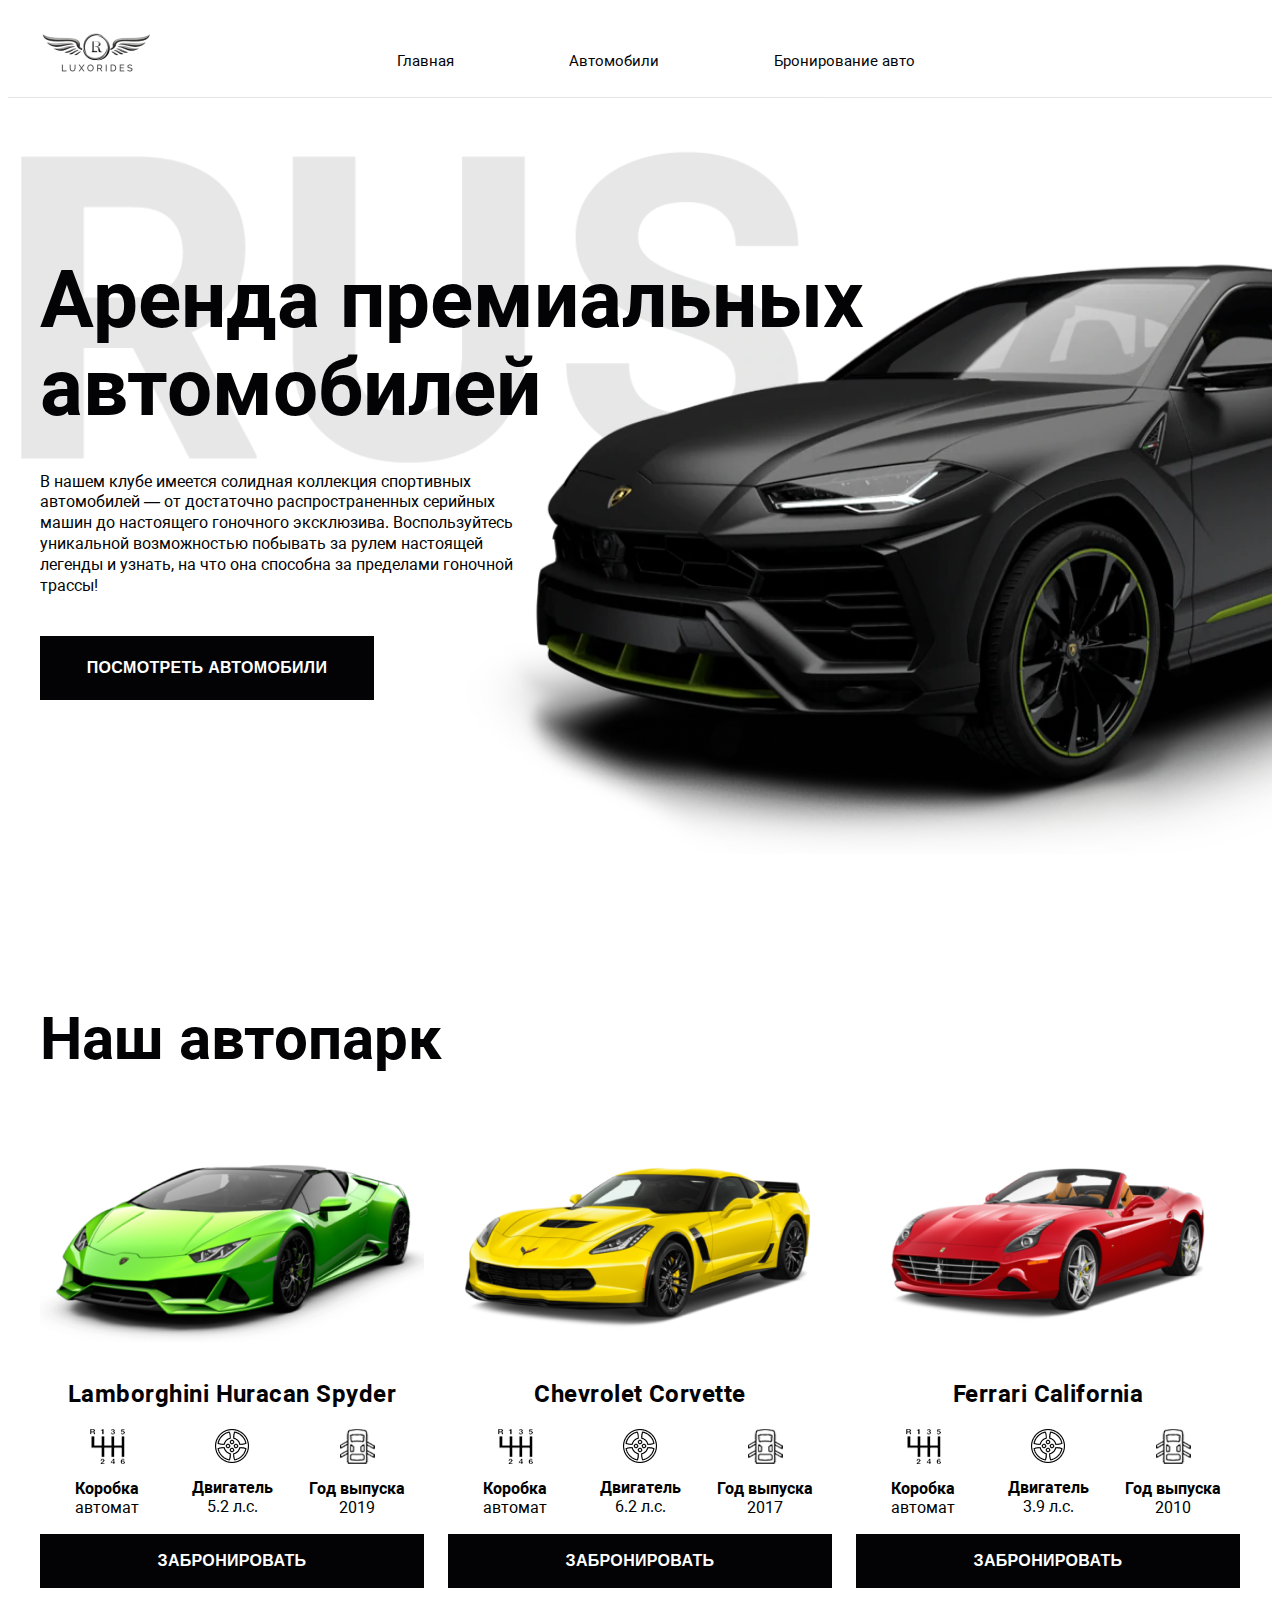
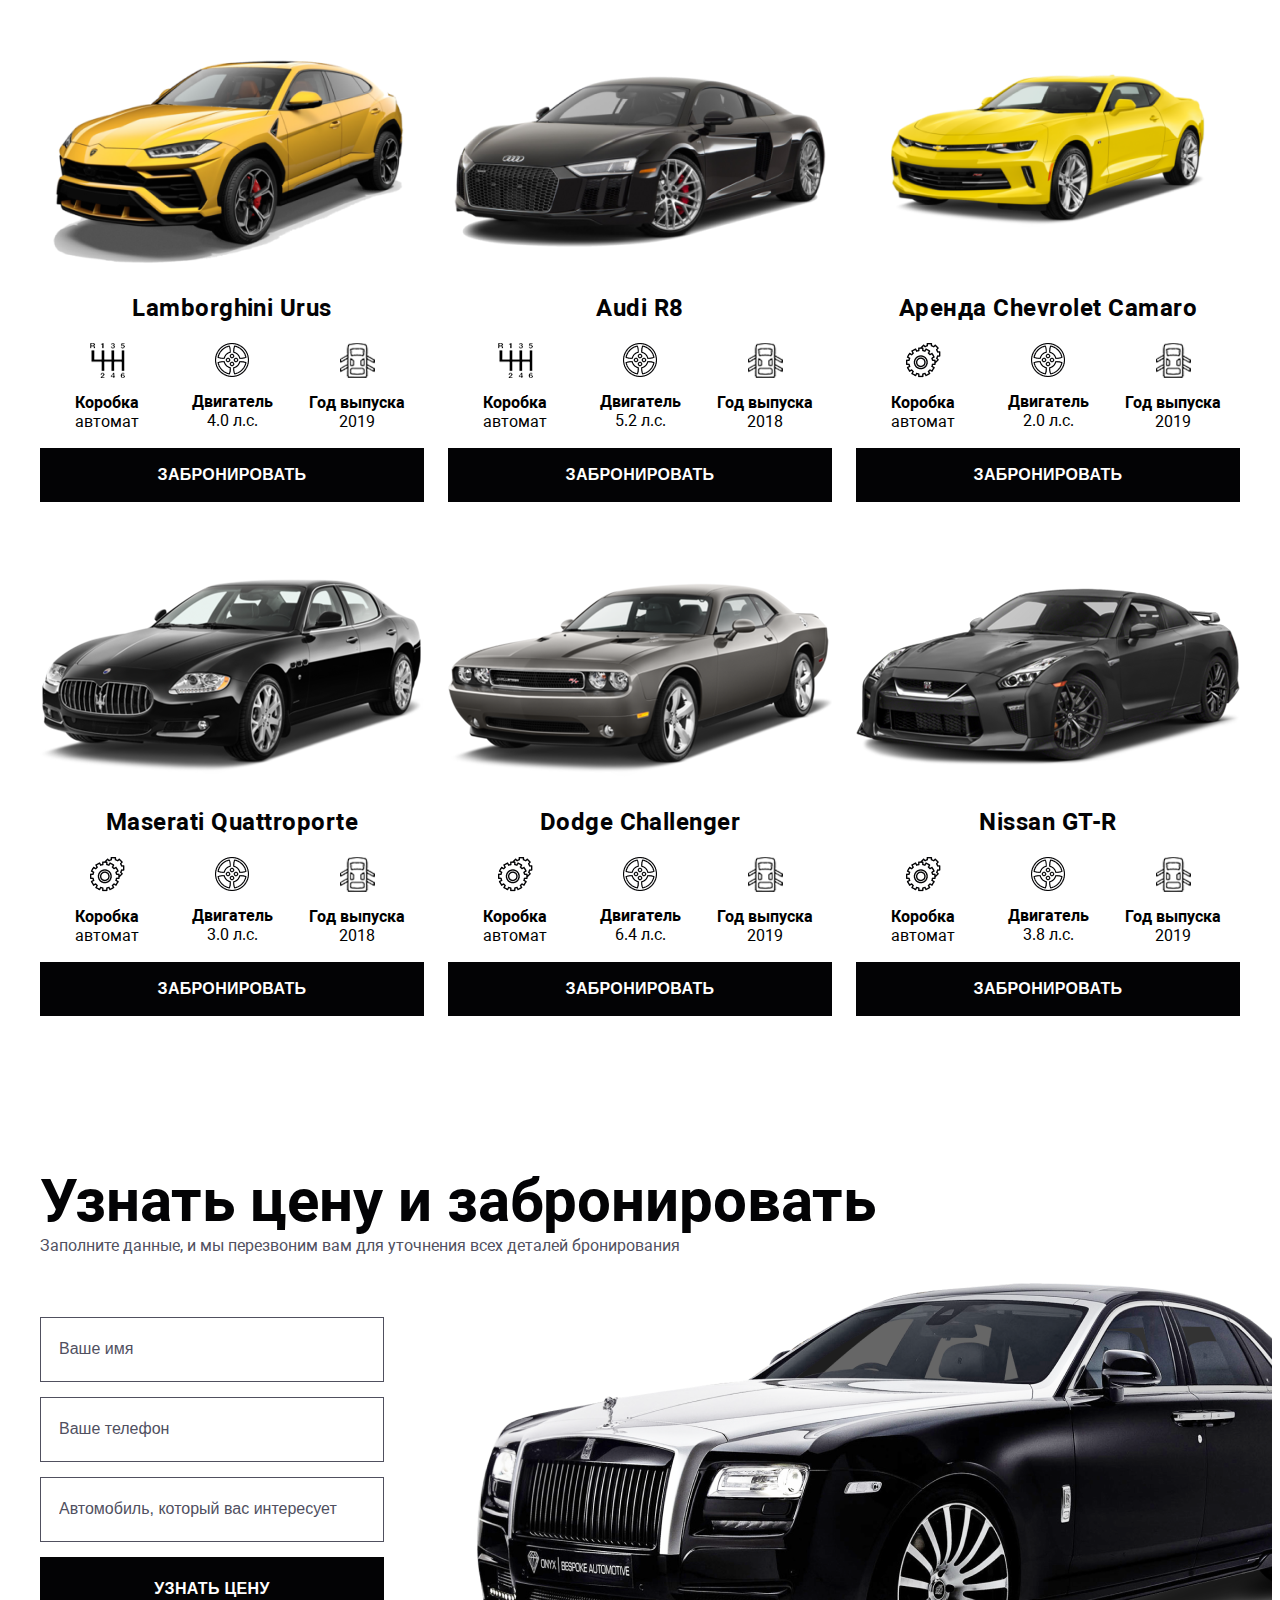
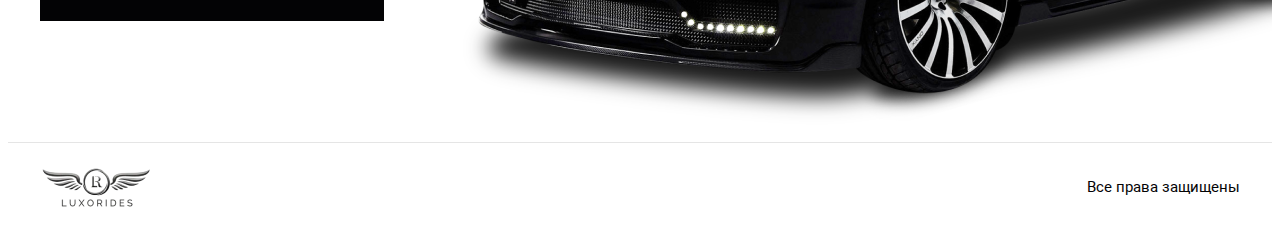
<file: index.html>
<!DOCTYPE html>
<html lang="en">
<head>
    <meta charset="UTF-8">
    <title>Аренда премиальных автомобилей</title>
    <link rel="stylesheet" href="styles/style.css">
</head>
<body>

<header class="header">
    <div class="container">
        <div class="logo">
            <img src="images/logo.png" alt="logo">
        </div>
        <nav class="menu">
            <ul>
                <li class="menu-item">
                    <a href="#">Главная</a>
                </li>
                <li class="menu-item">
                    <a href="#cars">Автомобили</a>
                </li>
                <li class="menu-item">
                    <a href="#price">Бронирование авто</a>
                </li>
            </ul>
        </nav>
    </div>
</header>

<section class="main">
    <div class="container">
        <div class="main-info">
            <h1 class="main-title">
                Аренда премиальных автомобилей</h1>
            <div class="main-text">
                В нашем клубе имеется солидная коллекция спортивных автомобилей — от достаточно распространенных
                серийных машин до настоящего гоночного эксклюзива. Воспользуйтесь уникальной возможностью побывать за
                рулем настоящей легенды и узнать, на что она способна за пределами гоночной трассы!
            </div>
            <div class="main-action">
                <button class="button" id="main-action">Посмотреть автомобили</button>
            </div>
        </div>
    </div>
</section>

<section class="car" id="cars">
    <div class="container">
        <h2 class="sub-title">Наш автопарк</h2>
        <div class="car-items">
            <div class="car-item">
                <div class="car-item-imag">
                    <img src="images/1.png" alt="image 1">
                </div>
                <div class="car-item-title">Lamborghini Huracan Spyder</div>
                <div class="car-item-info">
                    <div class="car-item-point">
                        <img src="images/transmission.png" alt="Transmission">
                        <div>Коробка</div>
                        <div>автомат</div>
                    </div>
                    <div class="car-item-point">
                        <img src="images/wheel.png" alt="Wheel">
                        <div>Двигатель</div>
                        <div>5.2 л.с.</div>
                    </div>
                    <div class="car-item-point">
                        <img src="images/year.png" alt="Year">
                        <div>Год выпуска</div>
                        <div>2019</div>
                    </div>
                </div>
                <div class="car-item-action">
                    <button class="button car-button">Забронировать</button>
                </div>
            </div>

            <div class="car-item">
                <div class="car-item-imag">
                    <img src="images/2.png" alt="image 2">
                </div>
                <div class="car-item-title">Chevrolet Corvette</div>
                <div class="car-item-info">
                    <div class="car-item-point">
                        <img src="images/transmission.png" alt="Transmission">
                        <div>Коробка</div>
                        <div>автомат</div>
                    </div>
                    <div class="car-item-point">
                        <img src="images/wheel.png" alt="Wheel">
                        <div>Двигатель</div>
                        <div>6.2 л.с.</div>
                    </div>
                    <div class="car-item-point">
                        <img src="images/year.png" alt="Year">
                        <div>Год выпуска</div>
                        <div>2017</div>
                    </div>
                </div>
                <div class="car-item-action">
                    <button class="button car-button">Забронировать</button>
                </div>
            </div>

            <div class="car-item">
                <div class="car-item-imag">
                    <img src="images/3.png" alt="image 3">
                </div>
                <div class="car-item-title">Ferrari California</div>
                <div class="car-item-info">
                    <div class="car-item-point">
                        <img src="images/transmission.png" alt="Transmission">
                        <div>Коробка</div>
                        <div>автомат</div>
                    </div>
                    <div class="car-item-point">
                        <img src="images/wheel.png" alt="Wheel">
                        <div>Двигатель</div>
                        <div>3.9 л.с.</div>
                    </div>
                    <div class="car-item-point">
                        <img src="images/year.png" alt="Year">
                        <div>Год выпуска</div>
                        <div>2010</div>
                    </div>
                </div>
                <div class="car-item-action">
                    <button class="button  car-button">Забронировать</button>
                </div>
            </div>

            <div class="car-item">
                <div class="car-item-imag">
                    <img src="images/4.png" alt="image 4">
                </div>
                <div class="car-item-title">Lamborghini Urus</div>
                <div class="car-item-info">
                    <div class="car-item-point">
                        <img src="images/transmission.png" alt="Transmission">
                        <div>Коробка</div>
                        <div>автомат</div>
                    </div>
                    <div class="car-item-point">
                        <img src="images/wheel.png" alt="Wheel">
                        <div>Двигатель</div>
                        <div>4.0 л.с.</div>
                    </div>
                    <div class="car-item-point">
                        <img src="images/year.png" alt="Year">
                        <div>Год выпуска</div>
                        <div>2019</div>
                    </div>
                </div>
                <div class="car-item-action">
                    <button class="button car-button">Забронировать</button>
                </div>
            </div>

            <div class="car-item">
                <div class="car-item-imag">
                    <img src="images/5.png" alt="image 5">
                </div>
                <div class="car-item-title">Audi R8</div>
                <div class="car-item-info">
                    <div class="car-item-point">
                        <img src="images/transmission.png" alt="Transmission">
                        <div>Коробка</div>
                        <div>автомат</div>
                    </div>
                    <div class="car-item-point">
                        <img src="images/wheel.png" alt="Wheel">
                        <div>Двигатель</div>
                        <div>5.2 л.с.</div>
                    </div>
                    <div class="car-item-point">
                        <img src="images/year.png" alt="Year">
                        <div>Год выпуска</div>
                        <div>2018</div>
                    </div>
                </div>
                <div class="car-item-action">
                    <button class="button car-button">Забронировать</button>
                </div>
            </div>

            <div class="car-item">
                <div class="car-item-imag">
                    <img src="images/6.png" alt="image 6">
                </div>
                <div class="car-item-title">Аренда Chevrolet Camaro</div>
                <div class="car-item-info">
                    <div class="car-item-point">
                        <img src="images/gear.png" alt="Gear">
                        <div>Коробка</div>
                        <div>автомат</div>
                    </div>
                    <div class="car-item-point">
                        <img src="images/wheel.png" alt="Wheel">
                        <div>Двигатель</div>
                        <div>2.0 л.с.</div>
                    </div>
                    <div class="car-item-point">
                        <img src="images/year.png" alt="Year">
                        <div>Год выпуска</div>
                        <div>2019</div>
                    </div>
                </div>
                <div class="car-item-action">
                    <button class="button car-button">Забронировать</button>
                </div>
            </div>

            <div class="car-item">
                <div class="car-item-imag">
                    <img src="images/7.png" alt="image 7">
                </div>
                <div class="car-item-title">Maserati Quattroporte</div>
                <div class="car-item-info">
                    <div class="car-item-point">
                        <img src="images/gear.png" alt="Gear">
                        <div>Коробка</div>
                        <div>автомат</div>
                    </div>
                    <div class="car-item-point">
                        <img src="images/wheel.png" alt="Wheel">
                        <div>Двигатель</div>
                        <div>3.0 л.с.</div>
                    </div>
                    <div class="car-item-point">
                        <img src="images/year.png" alt="Year">
                        <div>Год выпуска</div>
                        <div>2018</div>
                    </div>
                </div>
                <div class="car-item-action">
                    <button class="button car-button">Забронировать</button>
                </div>
            </div>

            <div class="car-item">
                <div class="car-item-imag">
                    <img src="images/8.png" alt="image 8    ">
                </div>
                <div class="car-item-title">Dodge Challenger</div>
                <div class="car-item-info">
                    <div class="car-item-point">
                        <img src="images/gear.png" alt="Gear">
                        <div>Коробка</div>
                        <div>автомат</div>
                    </div>
                    <div class="car-item-point">
                        <img src="images/wheel.png" alt="Wheel">
                        <div>Двигатель</div>
                        <div>6.4 л.с.</div>
                    </div>
                    <div class="car-item-point">
                        <img src="images/year.png" alt="Year">
                        <div>Год выпуска</div>
                        <div>2019</div>
                    </div>
                </div>
                <div class="car-item-action">
                    <button class="button car-button">Забронировать</button>
                </div>
            </div>

            <div class="car-item">
                <div class="car-item-imag">
                    <img src="images/9.png" alt="image 9">
                </div>
                <div class="car-item-title">Nissan GT-R</div>
                <div class="car-item-info">
                    <div class="car-item-point">
                        <img src="images/gear.png" alt="Gear">
                        <div>Коробка</div>
                        <div>автомат</div>
                    </div>
                    <div class="car-item-point">
                        <img src="images/wheel.png" alt="Wheel">
                        <div>Двигатель</div>
                        <div>3.8 л.с.</div>
                    </div>
                    <div class="car-item-point">
                        <img src="images/year.png" alt="Year">
                        <div>Год выпуска</div>
                        <div>2019</div>
                    </div>
                </div>
                <div class="car-item-action">
                    <button class="button car-button">Забронировать</button>
                </div>
            </div>

        </div>
    </div>
</section>

<section class="price" id="price">
    <div class="container">
        <h2 class="sub-title"> Узнать цену и забронировать</h2>
        <div class="price-text">
            Заполните данные, и мы перезвоним вам для уточнения всех деталей бронирования
        </div>
        <form action="" class="price-form">
            <input type="text" class="price-input" id="name" placeholder="Ваше имя">
            <input type="text" class="price-input" id="phone" placeholder="Ваше телефон">
            <input type="text" class="price-input" id="car" placeholder="Автомобиль, который вас интересует">
            <button class="button" type="button" id="price-action">Узнать цену</button>
        </form>
        <img src="images/rolls.png" alt="Rolls" class="price-image">
    </div>
</section>

<footer class="footer">
    <div class="container">
        <div class="logo">
            <img src="images/logo.png" alt="logo">
        </div>
        <div class="rights">Все права защищены</div>
</footer>


<script src="scripts/script.js"></script>
</body>
</html>
</file>
<file: styles/style.css>
*{
    padding:0 ;
    margin-bottom: 0;
}


@font-face {
  font-family: "Roboto";
  src: url("../fonts/Roboto.ttf");
}
@font-face {
    font-family: "Roboto";
    src: url("../fonts/Robotobold.ttf");
    font-weight: bold;
}

body{
 font-family: Roboto, sans-serif;
}

.header{
    border-bottom: 1px solid#E5E5E5;
    padding:25px 0px ;
}
.container{
 max-width: 1200px;
    margin: 0 auto;
}

.header .container{
   display: flex;
   align-items: center;
}

.logo img{
    vertical-align: bottom;
}

.menu{
    margin-left: 244px;
}

.menu ul{
    list-style: none;
    display: flex;
}

.menu-item{
  margin-right: 115px;
}

.menu-item a {
      font-size: 15px;
       color: #030305;
    text-decoration: none;
}

.menu-item a:hover{
    border-bottom: 2px solid black;
}


.main {
    background-image: url("../images/background.png");
    background-position: center ;
    background-size: cover;
    padding: 104px 0 154px 0;
}

.main-info {
  max-width: 855px;
}

.main-title {
    font-weight: bold;
    font-size: 80px;
    line-height: 110%;
    color: #030305;
    margin-bottom:40px ;
}

.main-text {
    font-size: 16px;
    line-height: 130%;
    color: #030305;
    margin-bottom:40px ;
    max-width: 502px;
}

.button {
    padding: 20px;
    width: 334px;
    height: 64px;
    background: #030305;
    border: 0;
    box-sizing: border-box;
    text-align: center;
    font-weight: bold;
    font-size: 16px;
    letter-spacing: 0.02em;
    text-transform: uppercase;
    color: #FFFFFF;
    transition: background-color .5s;
}

.button:hover{
  cursor: pointer;
    background: #575757;
}

.car{
    padding: 100px 0;
}
.sub-title {
    font-weight: bold;
    font-size: 60px;
    line-height: 70px;
    color: #030305;

}

.car-items {
    display: flex;
    flex-wrap: wrap;
    align-items: center;
    justify-content: space-between;
}

.car-item {
    max-width: 384px;
    text-align: center;
    margin-top: 40px;
}

.car-item-imag:hover img {
    transform: scale(1.1);
}
.car-item-imag img {
    vertical-align: bottom;
    transition: all .3s;
}

.car-item-title {
    font-weight: bold;
    font-size: 24px;
    line-height: 150%;
    letter-spacing: 0.02em;
    color: #030305;
    padding: 15px 0 17px 0;
}

.car-item-info{
    display: flex;
    align-items: center;
    justify-content: center;
}

.car-item-point{
 width: 110px;
 height: 92px;
 margin: 0 7.5px;
}

.car-item-point img {
 margin-bottom: 11px;
}

.car-item-action{
    margin-top: 13px;
}

.car-item-action .button {
  width: 100%;
  padding: 15px;
  height: 54px;
}

.car-item-point > div:nth-child(2) {
    font-weight: bold;
}

.price{
  overflow: hidden;
}

.price .container {
 position: relative;
 padding-bottom: 121px;
}

.price.sub-title {
  margin-bottom: 20px;
}
.price-text {
    font-size: 16px;
    line-height: 130%;
    color: #50505F;
    margin-bottom: 60px;
}

.price-form{
    max-width: 344px;

}

.price-input {
  padding: 22px 18px;
    width: 344px;
    height: 65px;
    background: #FFFFFF;
    border: 1px solid #50505F;
    box-sizing: border-box;
    font-size: 16px;
    color: #000000;
    outline: none;
    margin-bottom: 15px;

}

.price-input::placeholder {
    color: #50505F;
}

.price .button {
    width: 100%;
}

.price-image {
 position: absolute;
 bottom: 0;
 left: 401px;
}

.footer {
    border-top: 1px solid#E5E5E5;
    padding:25px 0px ;
}

.footer .container{
    display: flex;
    align-items: center;
    justify-content: space-between;
}

.rights {
   font-size: 15px;
   color: #030305;
}
</file>
